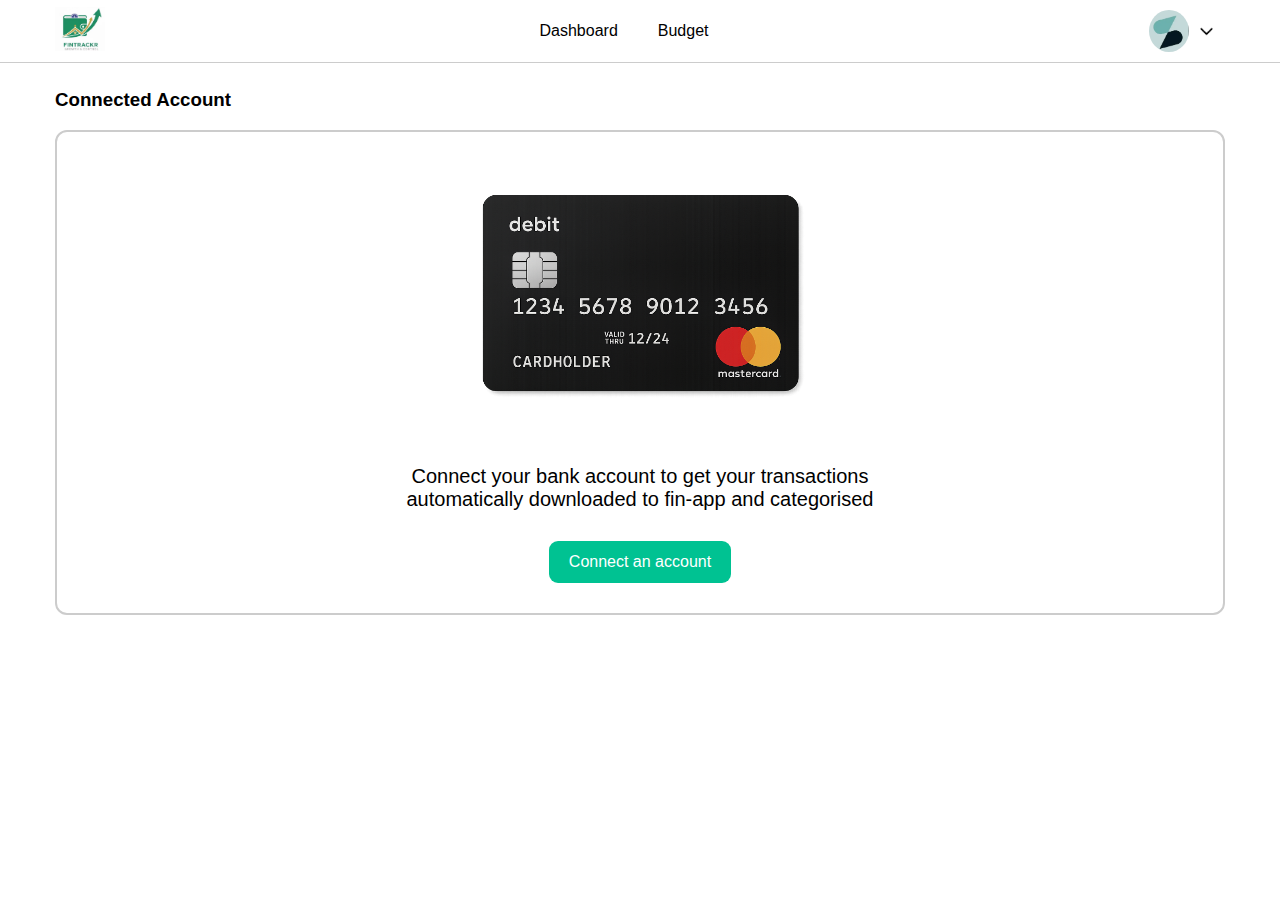
<file: html/card.html>
<!DOCTYPE html>
<html lang="en">
<head>
    <meta charset="UTF-8">
    <meta name="viewport" content="width=device-width, initial-scale=1.0">
    <title>FinTracker</title>
    <link rel="stylesheet" href="../css/card.css">
    <link href="../assets/images/fin-app-logo.jpg" rel="icon" type="image/png" />
    <link rel="stylesheet" href="../style.css" />
    <script src="../script.js" defer></script>
</head>
<body>
        <!-- static navbar header for the  website -->
    <header class="header">
      <div class="flex-btw nav">
        <!-- fin app logo -->
        <div>
          <a href="./card.html"
            ><img
              src="../assets/images/fin-app-logo.jpg"
              alt="logo"
              width="50px"
          /></a>
        </div>
        <!-- Nav link for dashboard and budget -->
        <ul class="flex-center-lg navlink">
          <li>
            <a href="../dashboard page/dashboard.html">Dashboard</a>
          </li>
          <li>
            <a href="../budget page/budget.html">Budget</a>
          </li>
        </ul>
        <!-- user image and clickable items -->
        <div class="menu">
          <div>
            <button class="btn flex-center-sm">
              <img
                src="../assets/images/Jerome Bell.png"
                alt="user"
                width="40px"
                class="user"
              />
              <img
                src="../assets/images/down-arrow.png"
                alt="dropdown-icon"
                width="25px"
              />
            </button>
          </div>
          <!-- links which shows when you hover on user image -->
          <div class="hidden flex-col">
            <div class="subcard">
              <p>Precious James</p>
              <p>preciousjames@gmail.com</p>
            </div>
            <ul class="flex-col">
              <div>
                <li>
                  <div class="settings-menu">
                    <a href="#" class="flex-btw">
                      Settings
                      <img
                        src="../assets/images/down-arrow.png"
                        alt="dropdown-icon"
                        width="20px"
                      />
                    </a>
                    <div class="hid">
                      <div class="flex-col">
                        <a href="../account/account.html">Account</a>
                        <a href="../categories/category.html">All Categories</a>
                        <a href="./card.html">Connected Bank Account</a>
                        <a href="../support/support.html">Support</a>
                      </div>
                    </div>
                  </div>
                </li>
              </div>
              <li>
                <a href="../index.html">Log-out</a>
              </li>
            </ul>
          </div>
        </div>
        <!-- mobile navlinks -->
        <div class="mobile-menu">
          <div>
            <button class="btn menu-btn">
              <img
                src="../assets/images/menu.png"
                alt="dropdown-icon"
                width="30px"
                class="menu-icon"
              />
            </button>
          </div>

          <div class="sidebar">
            <div class="sidebar-link">
              <div class="flex-center-sm user-mobile">
                <img
                  src="../assets/images/Jerome Bell.png"
                  alt="user"
                  width="40px"
                  class="user"
                />
                <p>Precious James</p>
              </div>
              <ul class="flex-col">
                <li>
                  <a href="../dashboard page/dashboard.html">Dashboard</a>
                </li>
                <li>
                  <a href="../budget page/budget.html">Budget</a>
                </li>
                <div>
                  <li>
                    <div id="settings-menu">
                      <a href="#" class="flex-btw">
                        Settings
                        <img
                          src="../assets/images/down-arrow.png"
                          alt="dropdown-icon"
                          width="20px"
                        />
                      </a>
                      <div id="hid">
                        <div class="flex-col">
                          <a href="../account/account.html">Account</a>
                          <a href="../categories/category.html">All Categories</a>
                          <a href="./card.html">Connected Bank Account</a>
                          <a href="../support/support.html">Support</a>
                        </div>
                      </div>
                    </div>
                  </li>
                </div>
                <li>
                  <a href="../index.html">Log-out</a>
                </li>
              </ul>
            </div>
          </div>
        </div>
      </div>
    </header>
    <main>
    <h3>Connected Account</h3>
    <div class="card">
        <img src="../assets/images/mastercard.png" alt="">
        <h2>Connect your bank account to get your transactions automatically downloaded to fin-app and categorised</h2>
        <button>Connect an account</button>
    </div>
  </main>
</body>
</html>
</file>
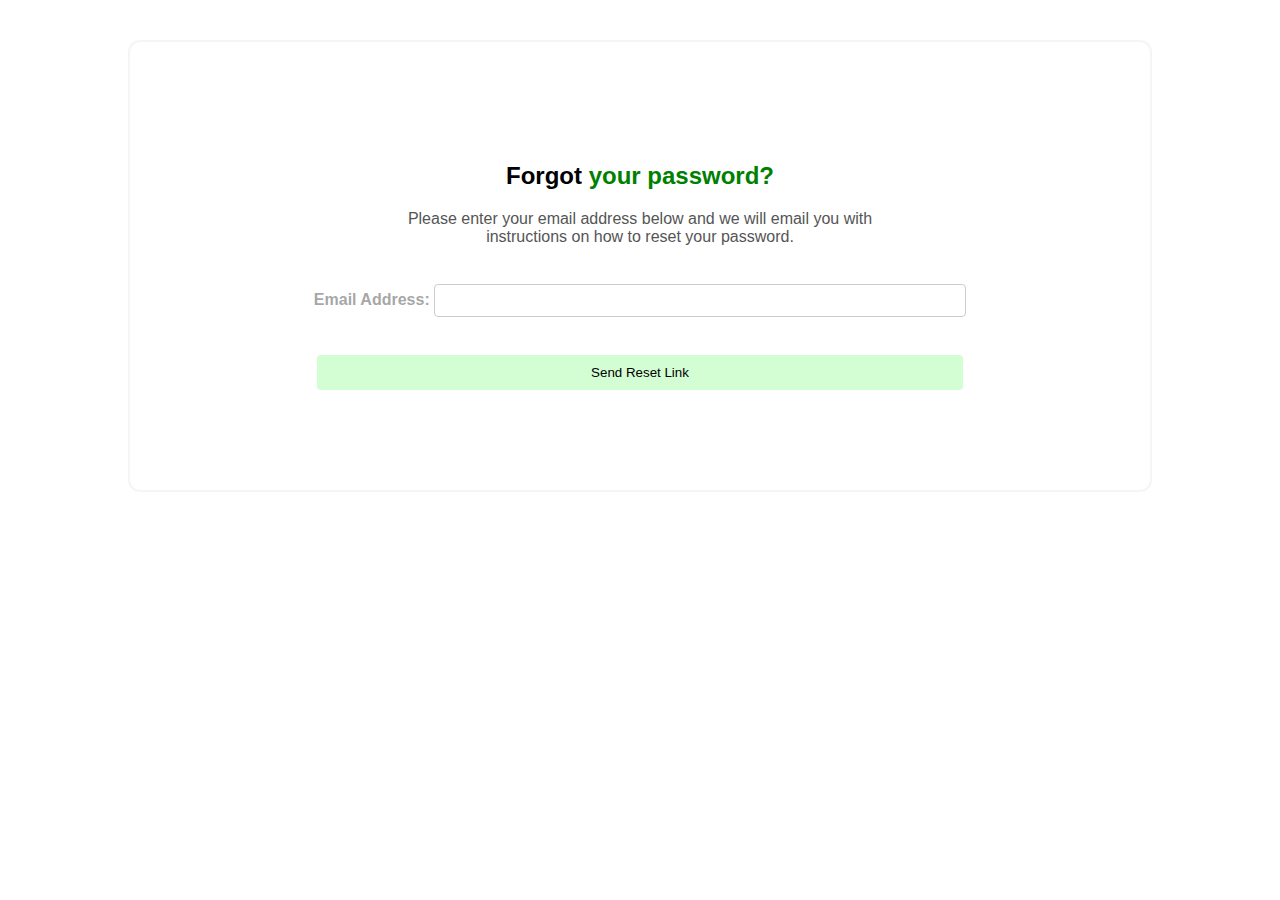
<file: reset page/reset.html>
<!DOCTYPE html>
<html lang="en">
<head>
    <meta charset="UTF-8">
    <meta name="viewport" content="width=device-width, initial-scale=1.0">
    <link rel="stylesheet" href="../reset page/reset.css">
    <title>Reset Password</title>
</head>
<body>
    <h2>Forgot <span id="light">your password?</span></h2>
    <p>Please enter your email address below and we will email you with instructions on how to reset your password.</p>
    <form action="" >
        <div class="form">
        <label for="email">Email Address:</label>
        <input type="email" id="email" name="email" required>
        </div>
        <button type="submit" formaction="../index.html">Send Reset Link</button>
    </form>
</body>
</html>
</file>
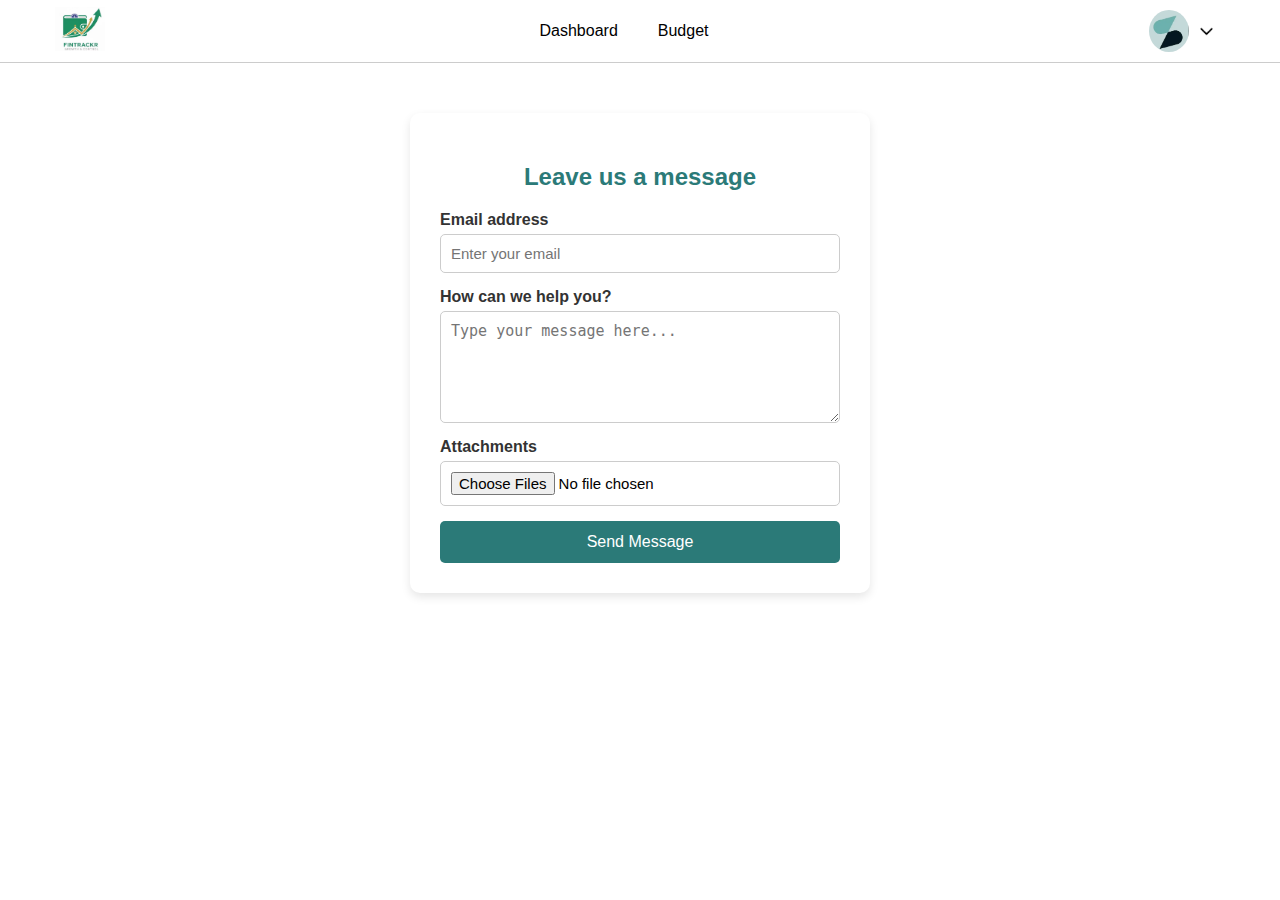
<file: support/support.html>
<!DOCTYPE html>
<html lang="en">
  <head>
    <meta charset="UTF-8" />
    <meta name="viewport" content="width=device-width, initial-scale=1.0" />
    <title>FinTracker</title>
    <link
      href="https://fonts.googleapis.com/css2?family=Inter:wght@400;500;600;700&display=swap"
      rel="stylesheet"
    />
    <link rel="stylesheet" href="support.css" />
    <link href="./assets/images/fin-app-logo.jpg" rel="icon" type="image/png" />
    <link rel="stylesheet" href="../style.css" />
    <script src="../script.js" defer></script>
  </head>
  <body>
    <!-- static navbar header for the  website -->
    <header class="header">
      <div class="flex-btw nav">
        <!-- fin app logo -->
        <div>
          <a href="./support.html"
            ><img
              src="../assets/images/fin-app-logo.jpg"
              alt="logo"
              width="50px"
          /></a>
        </div>
        <!-- Nav link for dashboard and budget -->
        <ul class="flex-center-lg navlink">
          <li>
            <a href="../dashboard page/dashboard.html">Dashboard</a>
          </li>
          <li>
            <a href="../budget page/budget.html">Budget</a>
          </li>
        </ul>
        <!-- user image and clickable items -->
        <div class="menu">
          <div>
            <button class="btn flex-center-sm">
              <img
                src="../assets/images/Jerome Bell.png"
                alt="user"
                width="40px"
                class="user"
              />
              <img
                src="../assets/images/down-arrow.png"
                alt="dropdown-icon"
                width="25px"
              />
            </button>
          </div>
          <!-- desktoplinks which shows when you hover on user image -->
          <div class="hidden flex-col">
            <div class="subcard">
              <p>Septa Academy</p>
              <p>academy.septa@gmail.com</p>
            </div>
            <ul class="flex-col">
              <div>
                <li>
                  <div class="settings-menu">
                    <a href="#" class="flex-btw">
                      Settings
                      <img
                        src="../assets/images/down-arrow.png"
                        alt="dropdown-icon"
                        width="20px"
                      />
                    </a>
                    <div class="hid">
                      <div class="flex-col">
                        <a href="../account/account.html">Account</a>
                        <a href="../categories/category.html">All Categories</a>
                        <a href="../html/card.html">Connected Bank Account</a>
                        <a href="./support.html">Support</a>
                      </div>
                    </div>
                  </div>
                </li>
              </div>
              <li>
                <a href="../index.html">Log-out</a>
              </li>
            </ul>
          </div>
        </div>
        <!-- mobile navlinks -->
        <div class="mobile-menu">
          <div>
            <button class="btn menu-btn">
              <img
                src="../assets/images/menu.png"
                alt="dropdown-icon"
                width="30px"
                class="menu-icon"
              />
            </button>
          </div>

          <div class="sidebar">
            <div class="sidebar-link">
              <div class="flex-center-sm user-mobile">
                <img
                  src="../assets/images/Jerome Bell.png"
                  alt="user"
                  width="40px"
                  class="user"
                />
                <p>Septa Academy</p>
              </div>
              <ul class="flex-col">
                <li>
                  <a href="../dashboard page/dashboard.html">Dashboard</a>
                </li>
                <li>
                  <a href="../budget page/budget.html">Budget</a>
                </li>
                <div>
                  <li>
                    <div id="settings-menu">
                      <a href="#" class="flex-btw">
                        Settings
                        <img
                          src="../assets/images/down-arrow.png"
                          alt="dropdown-icon"
                          width="20px"
                        />
                      </a>
                      <div id="hid">
                        <div class="flex-col">
                          <a href="../account/account.html">Account</a>
                          <a href="../categories/category.html">All Categories</a>
                          <a href="../html/card.html">Connected Bank Account</a>
                          <a href="./support.html">Support</a>
                        </div>
                      </div>
                    </div>
                  </li>
                </div>
                <li>
                  <a href="../index.html">Log-out</a>
                </li>
              </ul>
            </div>
          </div>
        </div>
      </div>
    </header>
    <main>
      <div class="contact-container">
        <h2>Leave us a message</h2>
        <form action="#" method="post" enctype="multipart/form-data">
          <label for="email">Email address</label>
          <input
            type="email"
            id="email"
            name="email"
            placeholder="Enter your email"
            required
          />

          <label for="message">How can we help you?</label>
          <textarea
            id="message"
            name="message"
            rows="5"
            placeholder="Type your message here..."
            required
          ></textarea>

          <label for="attachments">Attachments</label>
          <input
            type="file"
            id="attachments"
            name="attachments[]"
            multiple
            accept=".jpg,.png,.pdf,.docx"
          />

          <button type="submit" class="btns">Send Message</button>
        </form>
      </div>
    </main>
    <footer></footer>
  </body>
</html>
</file>
<file: css/card.css>
main{
    padding: 7px 55px;
}

.card img{
  width: 100%;
    max-width: 400px;
    height: auto;
    margin-bottom: 20px;
}
.card{
    display: flex;
    flex-direction: column;
    align-items: center;
    justify-content: center;
    text-align: center;
    border: 2px solid #ccc;
    border-radius: 12px;
    padding: 30px 20px;

}
.card h2{
    font-weight: 400;
    font-size: 20px;
    margin-bottom: 30px;
    width: 50%;
}
.card button{
    background-color: #00c292;
    color: white;
    border: none;
    padding: 12px 20px;
    border-radius: 9px;
    font-size: 16px;
    cursor: pointer;
}


@media (max-width: 640px) {
 
  main {
    padding: 7px 25px;
  }

  .card h2{
  
    width: 100%;
}
}
</file>
<file: style.css>
body {
  margin: 0 auto;
  box-sizing: border-box;
  padding: 0px 0px;
   font-family: sans-serif ;
}

/* Header and Navbar section */
header {
  padding: 7px 55px;
  border-bottom: #ccc solid 1px;
  background: white;
}

.user {
  border-radius: 100%;
}

.navlink li a:hover {
  color: green;
  opacity: 1;
  border-bottom: solid 2px green;
  padding-bottom: 22px;
}

.menu {
  position: relative;
}

.menu .hidden {
  display: none;
  right: 0;
}

.menu:hover .hidden {
  display: flex;
  position: absolute;
  background-color: rgb(231, 255, 231);
  border-radius: 12px;
  padding: 16px 30px;
}

.subcard {
  background-color: rgb(211, 253, 211);
  border-radius: 12px;
  padding: 16px 16px;
  text-align: center;
  margin-bottom: 12px;
}

.subcard > p {
  padding: 0px;
  margin: 3px 0px;
}

.subcard > p:nth-child(2) {
  font-size: 12px;
}

.settings-menu {
  position: relative;
}

.hid.open {
  display: block;
  width: 100%;
}

.hid {
  display: none;
  border-block: 1px solid #ccc;
  padding: 30px 0px;
  margin-top: 10px;
}

#hid.open {
  display: block;
  width: 100%;
}

#hid {
  display: none;
  border-block: 1px solid #ccc;
  padding: 30px 0px;
  margin-top: 10px;
}

.menu-icon.close {
  content: url("./assets/images/close.png");
}

/* mobile menu and sidebar styles */
.sidebar {
  position: fixed;
  background-color: rgb(231, 255, 231);
  border-radius: 12px;
  padding: 12px 0px;
  height: 100%;
  top: 0;
  right: -300px;
  width: 250px;
  transition: right 0.5s ease-in-out;
}

.sidebar.active {
  right: 0;
}

.sidebar-link {
  padding: 50px 50px;
  display: flex;
  flex-direction: column;
  gap: 16px;
}

.user-mobile {
  padding-bottom: 10px;
  border-bottom: #ccc 1px solid;
}

.menu-btn {
  position: absolute;
  z-index: 99;
  right: 25px;
  top: 15px;
}

/* End of header and navbar styles */





/* utility style */
.flex-btw {
  display: flex;
  justify-content: space-between;
  align-items: center;
}

.flex-center-lg {
  display: flex;
  gap: 40px;
  align-items: center;
}

.flex-center-sm {
  display: flex;
  gap: 5px;
  align-items: center;
}

.flex-col {
  display: flex;
  flex-direction: column;
  gap: 10px;
}

.btn {
  border: none;
  outline: none;
  background: none;
}

ul,
li,a {
  list-style: none;
  text-decoration: none;
  padding: 0px 0px;
  margin: 0px 0px;
  color: black;
}

ul li a:hover {
  color: green;
  opacity: 1;
}

/* End of utitlity styles */


/* Mobile responsivesness */

@media (max-width: 640px) {
  .menu,
  .navlink {
    display: none;
  }
  header {
    padding: 7px 25px;
  }
}

@media (min-width: 641px) {
  .mobile-menu {
    display: none;
  }
}
</file>
<file: support/support.css>
main {
  font-family: sans-serif;
  display: flex;
  justify-content: center;
  align-items: center;
  padding-top: 50px;
  margin: 0;
}

.contact-container {
  padding: 30px;
  border-radius: 10px;
  margin-inline: 15px;
  width: 100%;
  max-width: 400px;
  box-shadow: 0 4px 10px rgba(0, 0, 0, 0.1);
}

.contact-container h2 {
  text-align: center;
  margin-bottom: 20px;
  color: #2b7a78;
}

form {
  display: flex;
  flex-direction: column;
}

label {
  font-weight: bold;
  margin-bottom: 5px;
  color: #333;
}

input[type="email"],
textarea,
input[type="file"] {
  margin-bottom: 15px;
  padding: 10px;
  border: 1px solid #ccc;
  border-radius: 5px;
  font-size: 15px;
}

input[type="email"]:focus,
textarea:focus {
  border-color: #2b7a78;
  outline: none;
}

.btns {
  background-color: #2b7a78;
  color: white;
  border: none;
  padding: 12px;
  border-radius: 5px;
  font-size: 16px;
  cursor: pointer;
  transition: background-color 0.3s;
}

.btns:hover {
  background-color: #205f5a;
}
</file>
